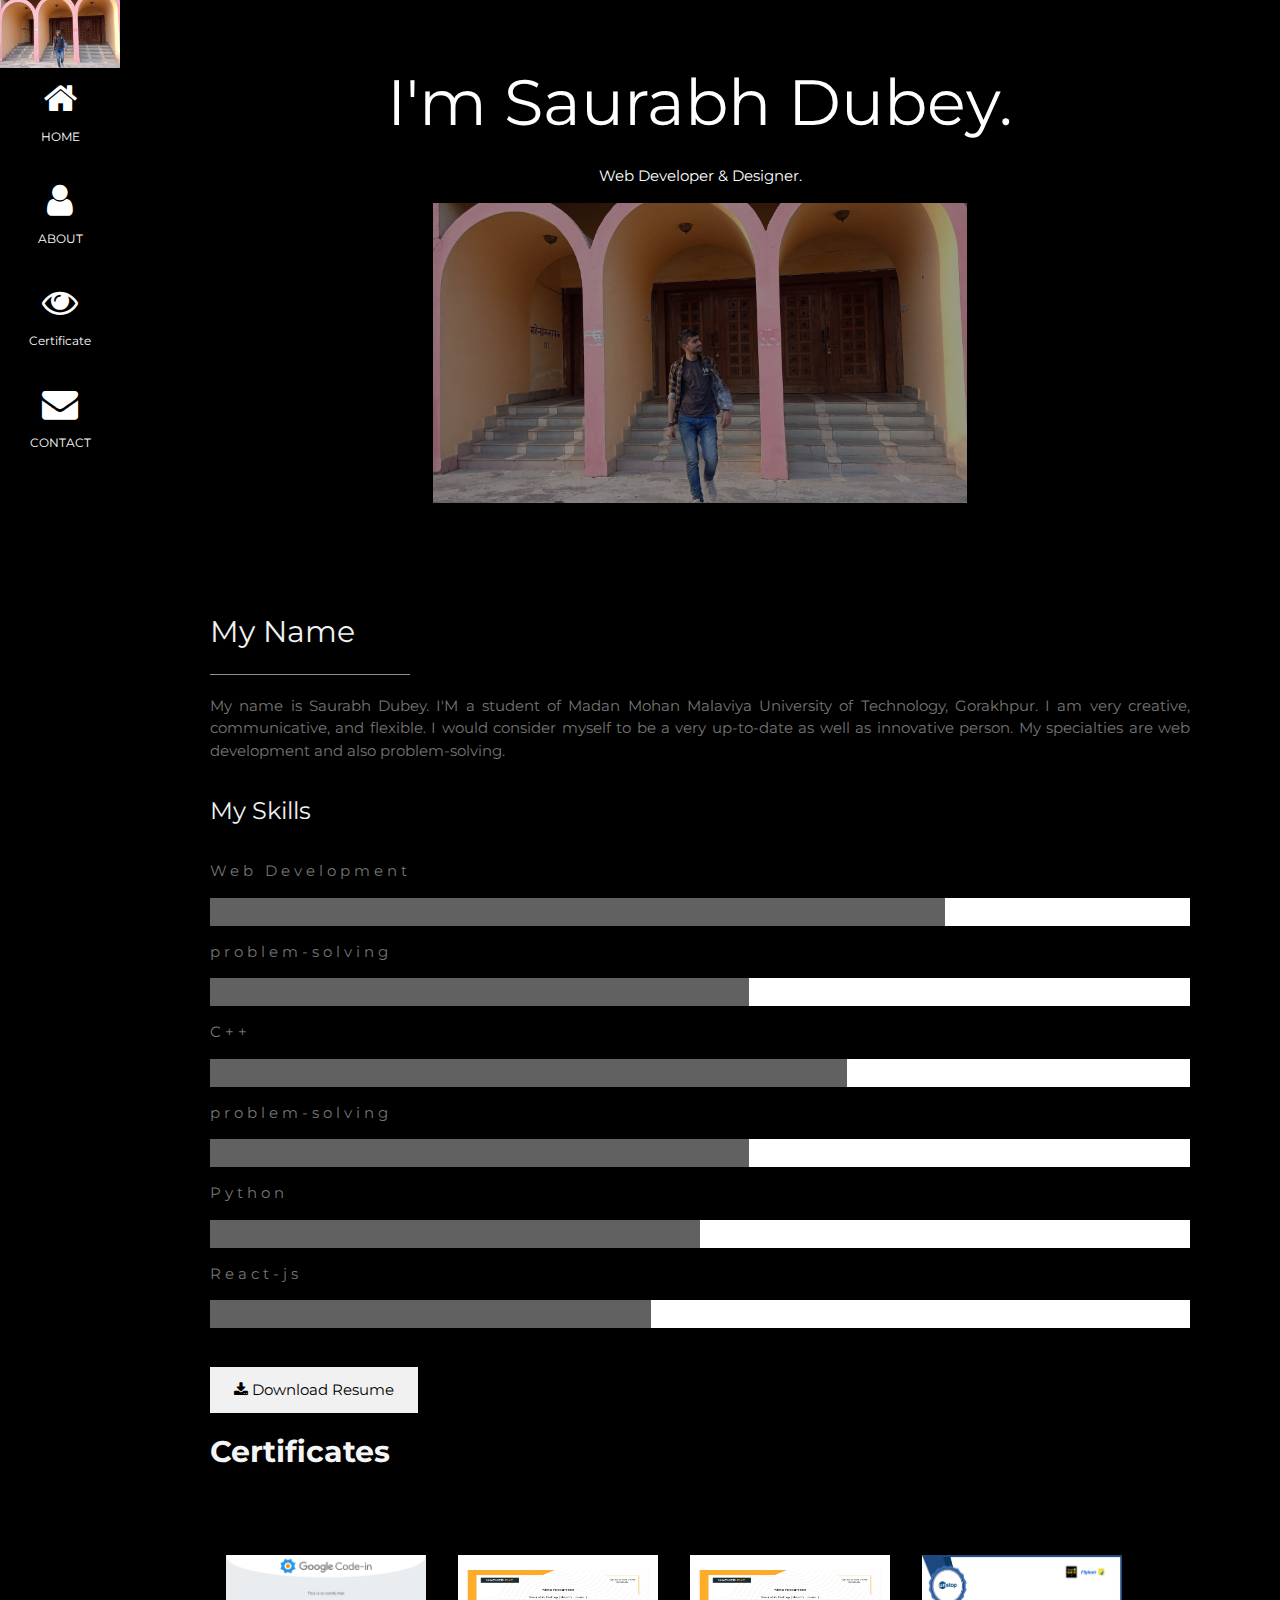
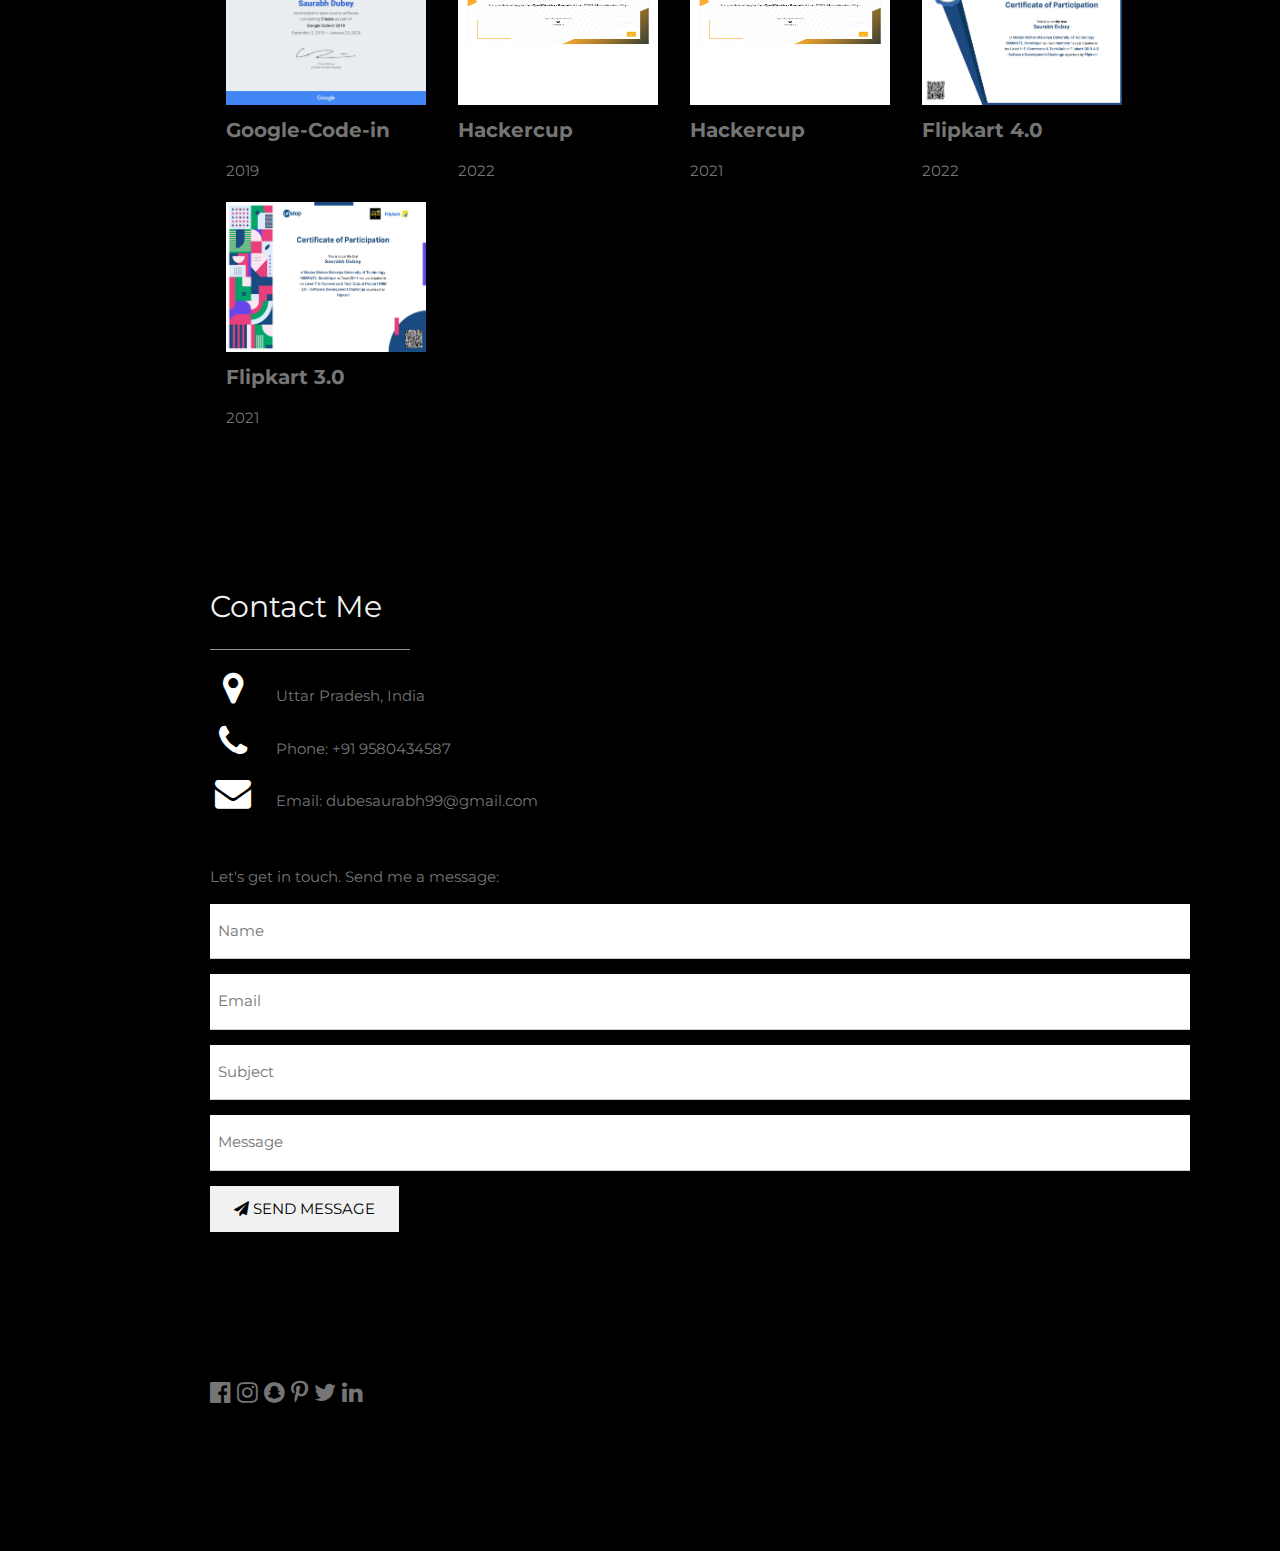
<file: portfolio/index.html>
<!DOCTYPE html>
<html>
<title>Portfolio-Created By Saurabh Dubey</title>
<meta charset="UTF-8">
<meta name="viewport" content="width=device-width, initial-scale=1">
<link rel="stylesheet" href="https://www.w3schools.com/w3css/4/w3.css">
<link rel="stylesheet" href="https://fonts.googleapis.com/css?family=Montserrat">
<link rel="stylesheet" href="https://cdnjs.cloudflare.com/ajax/libs/font-awesome/4.7.0/css/font-awesome.min.css">
<link rel="stylesheet" href="main.css">

<body class="w3-black">

<!-- Icon Bar (Sidebar - hidden on small screens) -->
<nav class="w3-sidebar w3-bar-block w3-small w3-hide-small w3-center">
  <!-- Avatar image in top left corner -->
  <img src="./cover_photo.jpeg" style="width:100%" >
  <a href="#" class="w3-bar-item w3-button w3-padding-large w3-black">
    <i class="fa fa-home w3-xxlarge"></i>
    <p>HOME</p>
  </a>
  <a href="#about" class="w3-bar-item w3-button w3-padding-large w3-hover-black">
    <i class="fa fa-user w3-xxlarge"></i>
    <p>ABOUT</p>
  </a>
  <a href="#certificate" class="w3-bar-item w3-button w3-padding-large w3-hover-black">
    <i class="fa fa-eye w3-xxlarge"></i>
    <p>Certificate</p>
  </a>
  <a href="#contact" class="w3-bar-item w3-button w3-padding-large w3-hover-black">
    <i class="fa fa-envelope w3-xxlarge"></i>
    <p>CONTACT</p>
  </a>
</nav>

<!-- Navbar on small screens (Hidden on medium and large screens) -->
<div class="w3-top w3-hide-large w3-hide-medium" id="myNavbar">
  <div class="w3-bar w3-black w3-opacity w3-hover-opacity-off w3-center w3-small">
    <a href="#" class="w3-bar-item w3-button" style="width:25% !important">HOME</a>
    <a href="#about" class="w3-bar-item w3-button" style="width:25% !important">ABOUT</a>
    <a href="#certificate" class="w3-bar-item w3-button" style="width:25% !important">Certificate</a>
    <a href="#contact" class="w3-bar-item w3-button" style="width:25% !important">CONTACT</a>
  </div>
</div>

<!-- Page Content -->
<div class="w3-padding-large" id="main">
  <!-- Header/Home -->
  <header class="w3-container w3-padding-32 w3-center w3-black" id="home">
    <h1 class="w3-jumbo"><span class="w3-hide-small">I'm</span> Saurabh Dubey.</h1>
    <p>Web Developer & Designer.</p>
    <img src="./cover_photo.jpeg" alt="boy" class="w3-image" width=auto height="1108" style="opacity: .6; height: 300px;">
  </header>

  <!-- About Section -->
  <div class="w3-content w3-justify w3-text-grey w3-padding-64" id="about">
    <h2 class="w3-text-light-grey">My Name</h2>
    <hr style="width:200px" class="w3-opacity">
    <p>My name is Saurabh Dubey. I'M a student of Madan Mohan Malaviya University of Technology, Gorakhpur. I am very creative, communicative, and flexible. I would consider myself to be a very up-to-date as well as innovative person.  My specialties are web development and also problem-solving.
    </p>
    <h3 class="w3-padding-16 w3-text-light-grey">My Skills</h3>
    <p class="w3-wide">Web Development</p>
    <div class="w3-white">
      <div class="w3-dark-grey" style="height:28px;width: 75%"></div>
    </div>
    <p class="w3-wide">problem-solving</p>
    <div class="w3-white">
      <div class="w3-dark-grey" style="height:28px;width:55%"></div>
    </div>
    <p class="w3-wide">C++</p>
    <div class="w3-white">
      <div class="w3-dark-grey" style="height:28px;width:65%"></div>
    </div>
    <p class="w3-wide">problem-solving</p>
    <div class="w3-white">
      <div class="w3-dark-grey" style="height:28px;width:55%"></div>
    </div>
    <p class="w3-wide">Python</p>
    <div class="w3-white">
      <div class="w3-dark-grey" style="height:28px;width:50%"></div>
    </div>
    <p class="w3-wide">React-js</p>
    <div class="w3-white">
      <div class="w3-dark-grey" style="height:28px;width:45%"></div>
    </div><br>
    
    
    <button class="w3-button w3-light-grey w3-padding-large w3-section" ><a href="./Saurabh Resume Amazon.pdf"   style=" text-decoration: none;" target=”_blank”><i class="fa fa-download"></i> Download Resume</a> 
     
    </button><br>
    <b id="Certificateee">Certificates</b> 
    <p></p>

    <div class="w3-padding-64 w3-content" id="photos">
      <!-- Google-Code-in -->
    <div class="card">
      <div class="container">
        <a href="./google code in.pdf" style="text-decoration: none;"  target=”_blank”>
      <img src="./google code in-1.jpg" alt="Avatar" style="width:200px" height="150px" >
      
        <h4><b>Google-Code-in</b></h4>
        <p>2019</p>
      </a>
      </div>
<!-- Hackercup 2022 -->

      <div class="container">
        <a href="./Saurabh Dubey (death__cure_)'s certificate for Meta Hacker Cup - 2022.pdf" style=" text-decoration: none;"  target=”_blank”>
        <img src="./Saurabh Dubey (death__cure_)'s certificate for Meta Hacker Cup - 2022-1.jpg" alt="Avatar" style="width: 200px;" height="150px">
        
          <h4><b>Hackercup</b></h4>
          <p>2022</p>
        </a>
        </div>
        
<!-- Hackercup 2021 -->
        <div class="container"> 
          <a href="./Saurabh Dubey (death__cure_)'s certificate for Meta Hacker Cup - 2021.pdf" style=" text-decoration: none;"  target=”_blank”>
          <img src="./Saurabh Dubey (death__cure_)'s certificate for Meta Hacker Cup - 2021-1.jpg" alt="Avatar" style="width: 200px;" height="150px">
          
            <h4><b>Hackercup</b></h4>
            <p>2021</p></a>
          </div>
          
<!-- Flipkart 2022 -->
          <div class="container"><a href="./Flipkart4.0.pdf" style=" text-decoration: none;"  target=”_blank”>
            <img src="./Flipkart4.0-1.jpg" alt="Avatar" style="width:200px" height="150px">
            
              <h4><b>Flipkart 4.0</b></h4>  
              <p>2022</p></a>
            </div>
            
<!-- Flipkart 2021 -->
            <div class="container" ><a href="./Flipkart3.0.pdf" style=" text-decoration: none;"  target=”_blank”>
              <img src="./Flipkart3.0-1.jpg" alt="Avatar" style="width:200px" height="150px">
              
                <h4><b>Flipkart 3.0</b></h4>
                <p> 2021 </p></a>
              </div>
     
    </div> </div>
  
  <!-- Contact Section -->
  <div class="w3-padding-64 w3-content w3-text-grey" id="contact">
    <h2 class="w3-text-light-grey">Contact Me</h2>
    <hr style="width:200px" class="w3-opacity">

    <div class="w3-section">
      <p><i class="fa fa-map-marker fa-fw w3-text-white w3-xxlarge w3-margin-right"></i> Uttar Pradesh, India</p>
      <p><i class="fa fa-phone fa-fw w3-text-white w3-xxlarge w3-margin-right"></i> Phone: +91 9580434587</p>
      <p><i class="fa fa-envelope fa-fw w3-text-white w3-xxlarge w3-margin-right"> </i> Email: dubesaurabh99@gmail.com</p>
    </div><br>
    <p>Let's get in touch. Send me a message:</p>

    <form action="/action_page.php" target="_blank">
      <p><input class="w3-input w3-padding-16" type="text" placeholder="Name" required name="Name"></p>
      <p><input class="w3-input w3-padding-16" type="text" placeholder="Email" required name="Email"></p>
      <p><input class="w3-input w3-padding-16" type="text" placeholder="Subject" required name="Subject"></p>
      <p><input class="w3-input w3-padding-16" type="text" placeholder="Message" required name="Message"></p>
      <p>
        <button class="w3-button w3-light-grey w3-padding-large" type="submit">
          <i class="fa fa-paper-plane"></i> SEND MESSAGE
        </button>
      </p>
    </form>
  <!-- End Contact Section -->
  </div>
  
    <!-- Footer -->
  <footer class="w3-content w3-padding-64 w3-text-grey w3-xlarge">
    <i class="fa fa-facebook-official w3-hover-opacity"></i>
    <a href="https://www.instagram.com/death__cure_/"> <i class="fa fa-instagram w3-hover-opacity"></i></a>
    <i class="fa fa-snapchat w3-hover-opacity"></i>
    <i class="fa fa-pinterest-p w3-hover-opacity"></i>
    <i class="fa fa-twitter w3-hover-opacity"></i>
    <a href="https://www.linkedin.com/in/saurabh-dubey-582824214/"><i class="fa fa-linkedin w3-hover-opacity"></i></a>
  
  <!-- End footer -->
  </footer>

<!-- END PAGE CONTENT -->
</div>

</body>
</html>
</file>
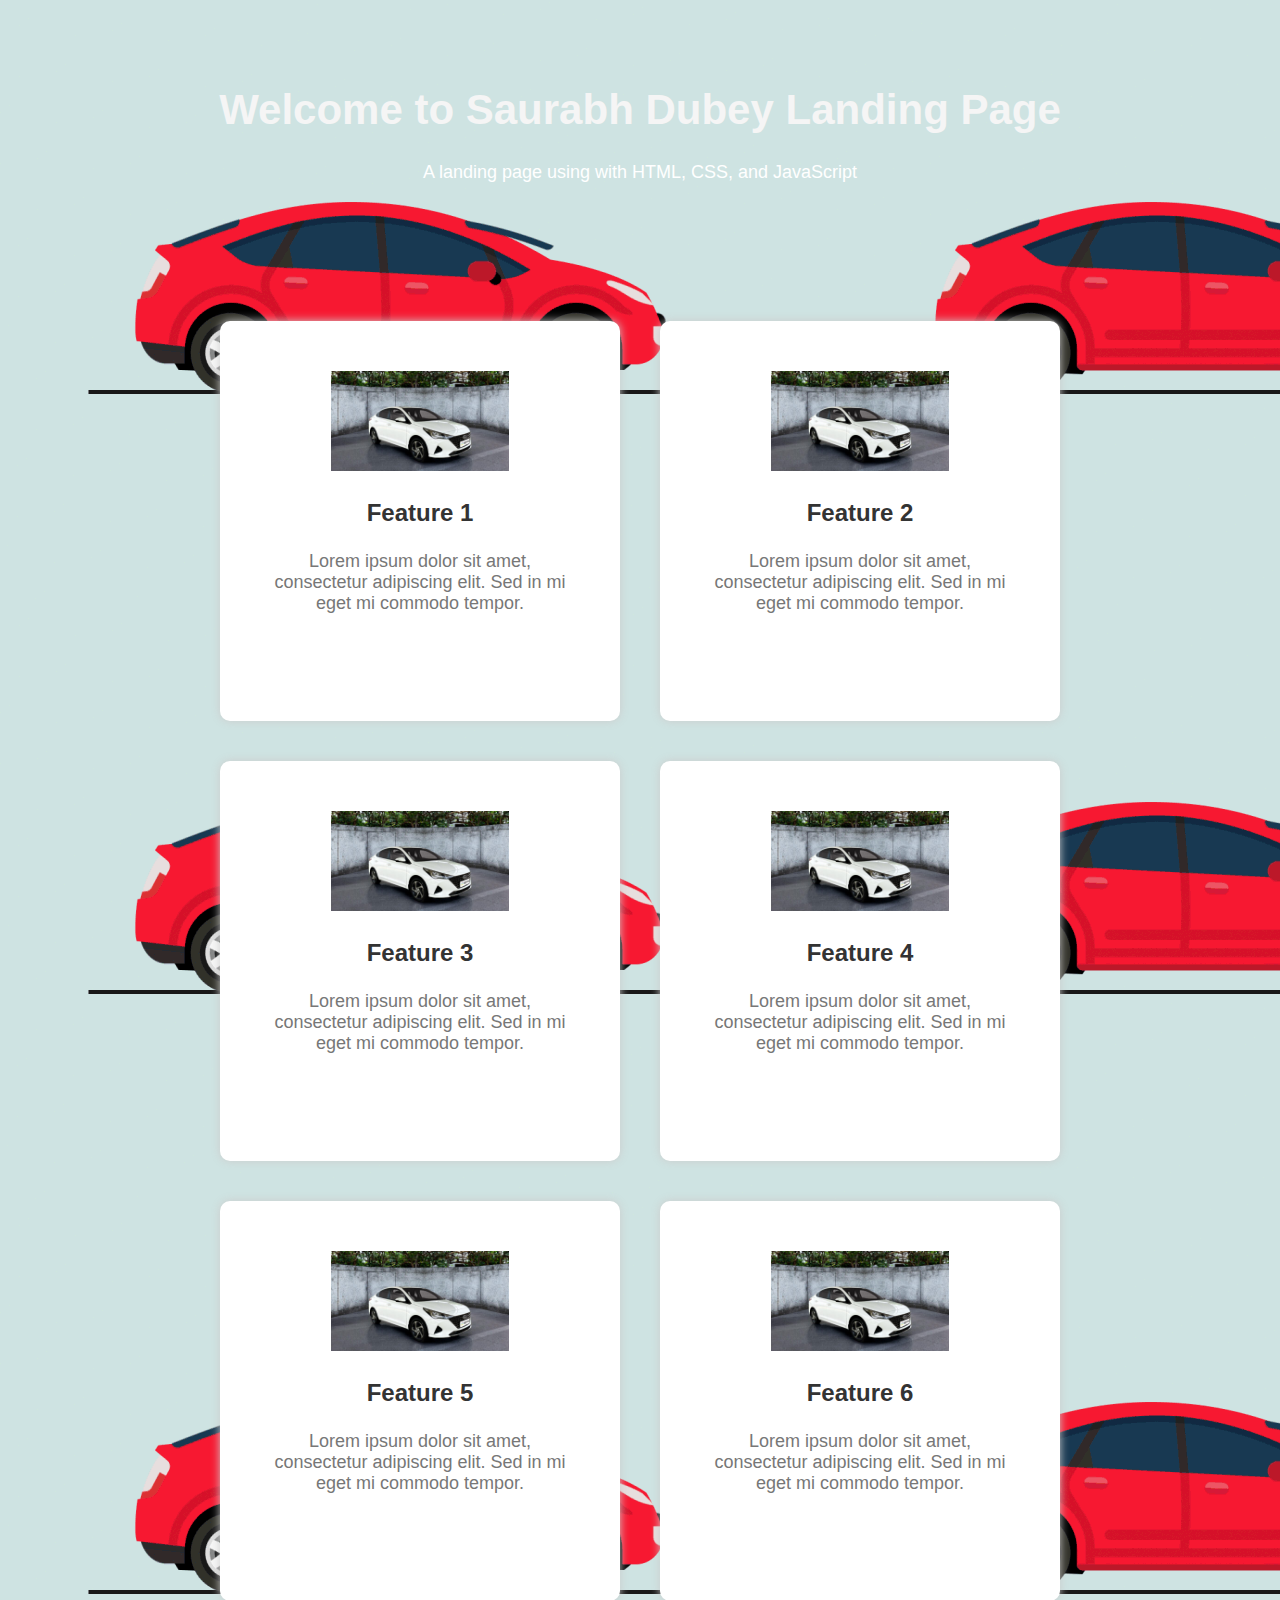
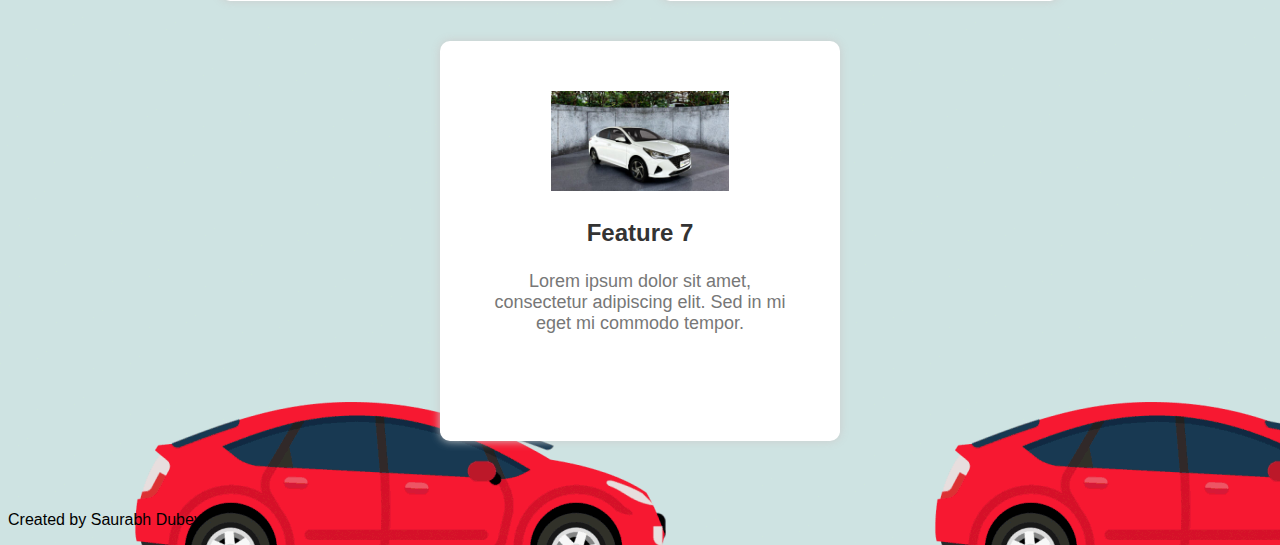
<file: landingpage/landingpage.html>
<!DOCTYPE html>
<html>
<head>
  <title>Landing Page- by Saurabh_Dubey</title>
  <link rel="icon" type="image/x-icon" href="./download.png">
  <link rel="stylesheet" href="main.css">
  
   
</head>
<body>
  <div class="header">
    <h1>Welcome to Saurabh Dubey Landing Page</h1>
    <p>A landing page using with HTML, CSS, and JavaScript</p>
  </div>
  <div class="features">
    <div class="feature">
      <img id="myImage1" onclick="changeImage1()" src="./feature1carimage.jpg" width=auto height="100">
        <h3>Feature 1</h3>
        <p>Lorem ipsum dolor sit amet, consectetur adipiscing elit. Sed in mi eget mi commodo tempor. </p>
      </div>
      <div class="feature">
        <img id="myImage2" onclick="changeImage2()" src="./feature1carimage.jpg" width=auto height="100">
        <h3>Feature 2</h3>
        <p>Lorem ipsum dolor sit amet, consectetur adipiscing elit. Sed in mi eget mi commodo tempor. </p>
      </div>
      <div class="feature">
        
        <img id="myImage3" onclick="changeImage3()" src="./feature1carimage.jpg" width=auto height="100">
        <h3>Feature 3</h3>
        <p>Lorem ipsum dolor sit amet, consectetur adipiscing elit. Sed in mi eget mi commodo tempor. </p>
      </div>
      <div class="feature">
       
        <img id="myImage4" onclick="changeImage4()" src="./feature1carimage.jpg" width=auto height="100">
        <h3>Feature 4</h3>
        <p>Lorem ipsum dolor sit amet, consectetur adipiscing elit. Sed in mi eget mi commodo tempor. </p>
      </div>
    <div class="feature">
      
      <img id="myImage5" onclick="changeImage5()" src="./feature1carimage.jpg" width=auto height="100">
      <h3>Feature 5</h3>
      <p>Lorem ipsum dolor sit amet, consectetur adipiscing elit. Sed in mi eget mi commodo tempor. </p>
    </div>
    <div class="feature">
      
      <img id="myImage6" onclick="changeImage6()" src="./feature1carimage.jpg" width=auto height="100">
      <h3>Feature 6</h3>
      <p>Lorem ipsum dolor sit amet, consectetur adipiscing elit. Sed in mi eget mi commodo tempor.</p>
    </div>
    <div class="feature">
     
      <img id="myImage7" onclick="changeImage7()" src="./feature1carimage.jpg" width=auto height="100">
      <h3>Feature 7</h3>
      <p>Lorem ipsum dolor sit amet, consectetur adipiscing elit. Sed in mi eget mi commodo tempor.</p>
    </div>
  </div>
  <script src="landingpage.js"></script>
   <footer>
    <p>Created by Saurabh Dubey</p>
  </footer>
  
</body>
</html>
</file>
<file: portfolio/main.css>
body, h1,h2,h3,h4,h5,h6 {font-family: "Montserrat", sans-serif}
.w3-row-padding img {margin-bottom: 12px}
/* Set the width of the sidebar to 120px */
.w3-sidebar {width: 120px;background: black;}
/* Add a left margin to the "page content" that matches the width of the sidebar (120px) */
#main {margin-left: 120px}
/* Remove margins from "page content" on small screens */
@media only screen and (max-width: 600px) {#main {margin-left: 0}}

.card {
    /* Add shadows to create the "card" effect */
    box-shadow: 0 4px 8px 0 rgba(0,0,0,0.2);
    transition: 0.3s;
    display: flex;
    flex-direction: row;
    column-count:3;
    flex-wrap: wrap;
    
  }
  
  /* On mouse-over, add a deeper shadow */
  .card:hover {
    box-shadow: 0 8px 16px 0 rgba(0,0,0,0.2);
  }
  
  /* Add some padding inside the card container */
  .container {
    padding: 2px 16px;
    text-decoration: none;
    
  }
  #Certificateee{
    font-size: 30px;
    font-weight: bold;
    color: whitesmoke;
  }
</file>
<file: landingpage/main.css>
body {
    font-family: Arial, sans-serif;
    background-color: #f2f2f2;
    /* background-image: url("./Cat.gif"); */
    background-image: url("./VdgG.gif");
  }
  .header {
    text-align: center;
    padding: 50px;
    /* background-image: url("./VdgG.gif"); */

  }
  .header h1 {
    font-size: 42px;
    color: whitesmoke;
    transition: .5s;
    cursor: pointer;
    
  }
 h1:hover{
    font-size: 45px;
    transition: .5s;
 }
  .header p {
    font-size: 18px;
    color: white;
  }
  .features {
    display: flex;
    flex-wrap: wrap;
    justify-content: center;
    margin: 50px 0;
  }
  .feature {
    
    width: 300px;
    height: 300px;
    background-color: #fff;
    border-radius: 10px;
    box-shadow: 0px 0px 10px 0px #ccc;
    text-align: center;
    margin: 20px;
    padding: 50px;
  }
  .feature h3 {
    font-size: 24px;
    color: #333;
  }
  .feature p {
    font-size: 18px;
    color: #777;
    margin: 20px 0;
  }
</file>
